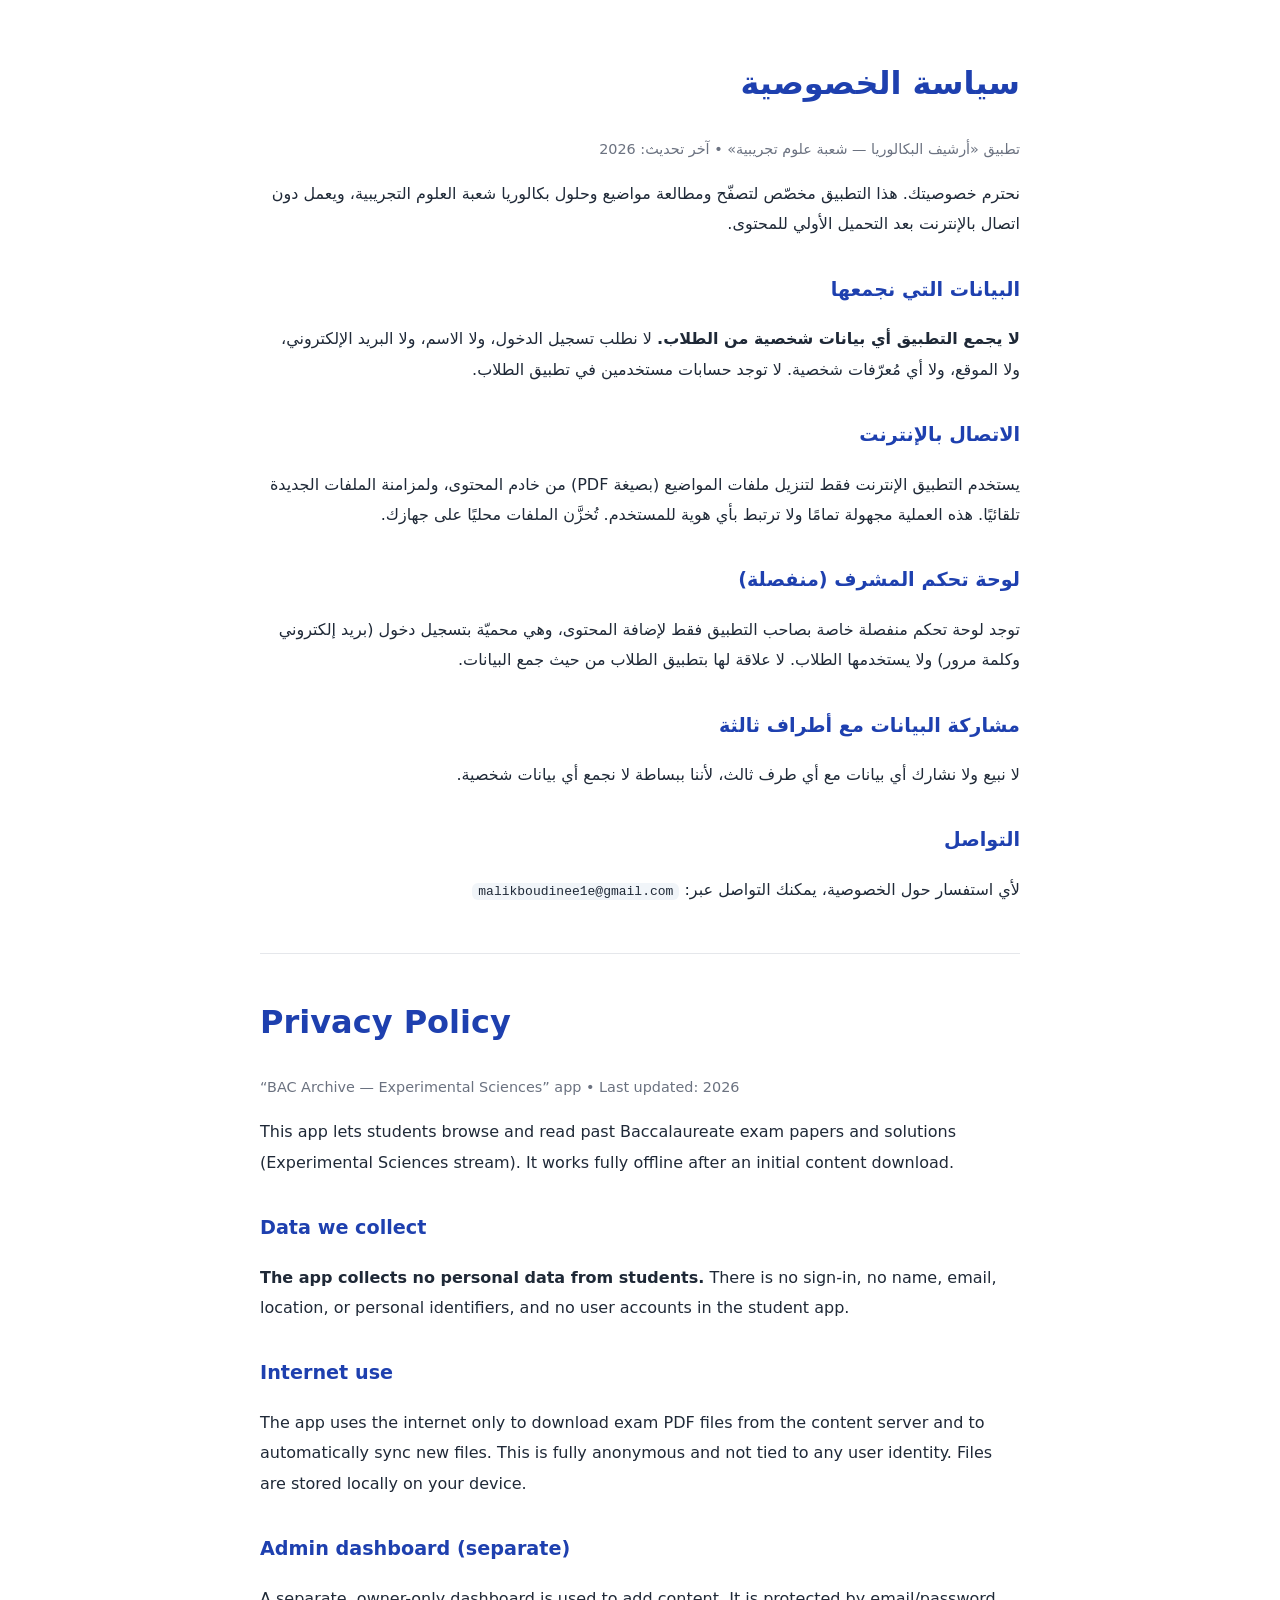
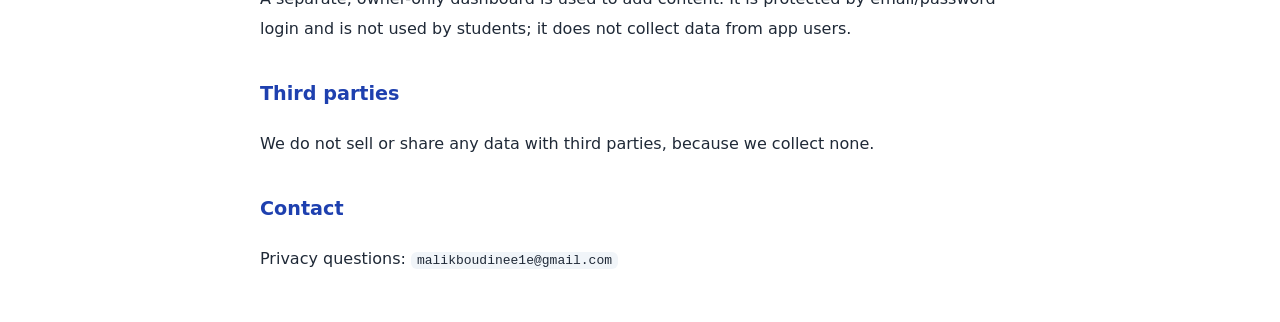
<file: privacy-policy/index.html>
<!DOCTYPE html>
<html lang="ar" dir="rtl">
<head>
  <meta charset="UTF-8" />
  <meta name="viewport" content="width=device-width, initial-scale=1.0" />
  <title>سياسة الخصوصية — أرشيف البكالوريا</title>
  <style>
    body { font-family: system-ui, -apple-system, "Segoe UI", Tahoma, sans-serif;
           max-width: 760px; margin: 0 auto; padding: 32px 20px; line-height: 1.9;
           color: #1f2937; }
    h1 { color: #1E40AF; }
    h2 { color: #1E40AF; margin-top: 2rem; font-size: 1.2rem; }
    .en { direction: ltr; text-align: left; border-top: 1px solid #e5e7eb;
          margin-top: 3rem; padding-top: 1rem; }
    .updated { color: #6b7280; font-size: 0.9rem; }
    code { background: #f1f5f9; padding: 1px 6px; border-radius: 6px; }
  </style>
</head>
<body>
  <h1>سياسة الخصوصية</h1>
  <p class="updated">تطبيق «أرشيف البكالوريا — شعبة علوم تجريبية» • آخر تحديث: 2026</p>

  <p>
    نحترم خصوصيتك. هذا التطبيق مخصّص لتصفّح ومطالعة مواضيع وحلول بكالوريا
    شعبة العلوم التجريبية، ويعمل دون اتصال بالإنترنت بعد التحميل الأولي للمحتوى.
  </p>

  <h2>البيانات التي نجمعها</h2>
  <p>
    <strong>لا يجمع التطبيق أي بيانات شخصية من الطلاب.</strong>
    لا نطلب تسجيل الدخول، ولا الاسم، ولا البريد الإلكتروني، ولا الموقع، ولا أي
    مُعرّفات شخصية. لا توجد حسابات مستخدمين في تطبيق الطلاب.
  </p>

  <h2>الاتصال بالإنترنت</h2>
  <p>
    يستخدم التطبيق الإنترنت فقط لتنزيل ملفات المواضيع (بصيغة PDF) من خادم
    المحتوى، ولمزامنة الملفات الجديدة تلقائيًا. هذه العملية مجهولة تمامًا ولا
    ترتبط بأي هوية للمستخدم. تُخزَّن الملفات محليًا على جهازك.
  </p>

  <h2>لوحة تحكم المشرف (منفصلة)</h2>
  <p>
    توجد لوحة تحكم منفصلة خاصة بصاحب التطبيق فقط لإضافة المحتوى، وهي محميّة
    بتسجيل دخول (بريد إلكتروني وكلمة مرور) ولا يستخدمها الطلاب. لا علاقة لها
    بتطبيق الطلاب من حيث جمع البيانات.
  </p>

  <h2>مشاركة البيانات مع أطراف ثالثة</h2>
  <p>لا نبيع ولا نشارك أي بيانات مع أي طرف ثالث، لأننا ببساطة لا نجمع أي بيانات شخصية.</p>

  <h2>التواصل</h2>
  <p>لأي استفسار حول الخصوصية، يمكنك التواصل عبر: <code>malikboudinee1e@gmail.com</code></p>

  <div class="en">
    <h1>Privacy Policy</h1>
    <p class="updated">“BAC Archive — Experimental Sciences” app • Last updated: 2026</p>
    <p>
      This app lets students browse and read past Baccalaureate exam papers and
      solutions (Experimental Sciences stream). It works fully offline after an
      initial content download.
    </p>
    <h2>Data we collect</h2>
    <p>
      <strong>The app collects no personal data from students.</strong> There is
      no sign-in, no name, email, location, or personal identifiers, and no user
      accounts in the student app.
    </p>
    <h2>Internet use</h2>
    <p>
      The app uses the internet only to download exam PDF files from the content
      server and to automatically sync new files. This is fully anonymous and not
      tied to any user identity. Files are stored locally on your device.
    </p>
    <h2>Admin dashboard (separate)</h2>
    <p>
      A separate, owner-only dashboard is used to add content. It is protected by
      email/password login and is not used by students; it does not collect data
      from app users.
    </p>
    <h2>Third parties</h2>
    <p>We do not sell or share any data with third parties, because we collect none.</p>
    <h2>Contact</h2>
    <p>Privacy questions: <code>malikboudinee1e@gmail.com</code></p>
  </div>
</body>
</html>
</file>
